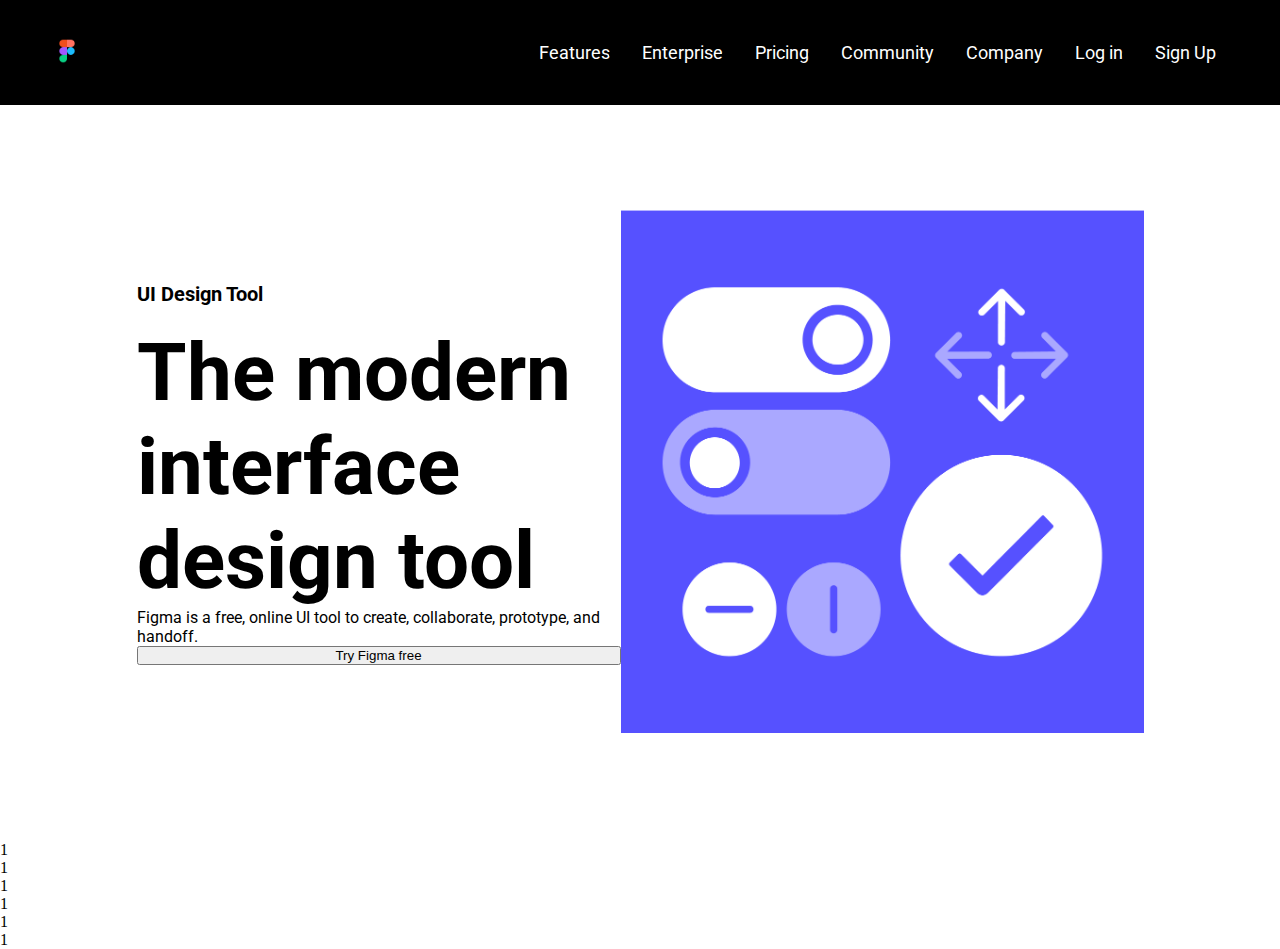
<file: Figma/index.html>
<!DOCTYPE html>
<html lang="en">
  <head>
    <meta charset="UTF-8" />
    <meta http-equiv="X-UA-Compatible" content="IE=edge" />
    <meta name="viewport" content="width=device-width, initial-scale=1.0" />
    <title>Document</title>
    <link rel="stylesheet" href="style.css" />
    <link rel="preconnect" href="https://fonts.gstatic.com" />
    <link
      href="https://fonts.googleapis.com/css2?family=Roboto:ital,wght@0,400;1,300;1,400&display=swap"
      rel="stylesheet"
    />
  </head>
  <body>
    <div class="container">
      <div class="header">
        <div class="logo">
          <a href="#"><img src="image/logo-figma.png" alt="logo" /></a>
        </div>
        <div class="menu">
          <ul>
            <li><a href="#">Features</a></li>
            <li><a href="#">Enterprise</a></li>
            <li><a href="">Pricing</a></li>
            <li><a href="">Community</a></li>
            <li><a href="">Company</a></li>
            <li><a href="">Log in</a></li>
            <li><a href="">Sign Up</a></li>
          </ul>
        </div>
      </div>

      <section class="content1">
        <div class="wrap">
          <div class="text">
            <h3>UI Design Tool</h3>

            <h1>The modern interface design tool</h1>

            <p>
              Figma is a free, online UI tool to create, collaborate, prototype,
              and handoff.
            </p>

            <button class="button">Try Figma free</button>
          </div>
          <div class="img-content1">
            <img
              src="image/b1143d91b814b4814f8f0388124c11a0a9806645-1108x1109.png"
              alt=""
            />
          </div>
        </div>
      </section>
      <section class="a">1</section>
      <section class="a">1</section>
      <section class="a">1</section>
      <section class="a">1</section>
      <section class="a">1</section>

      <footer class="footer">1</footer>
    </div>
  </body>
</html>
</file>
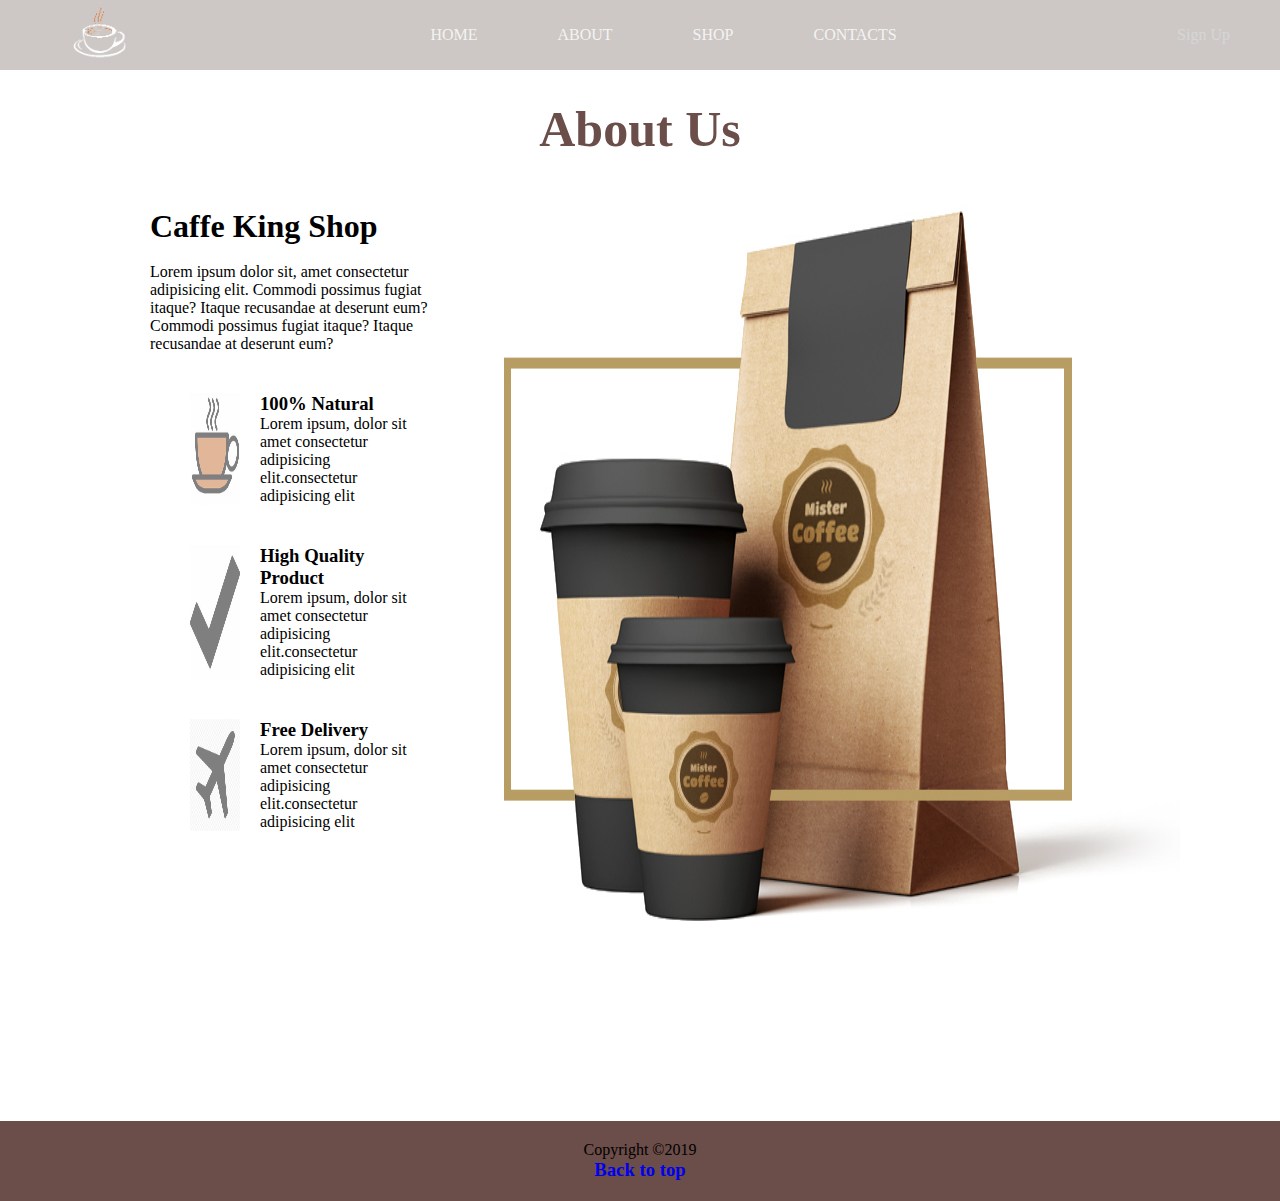
<file: Buoi2/about.html>
<!DOCTYPE html>
<html lang="en">
  <head>
    <meta charset="UTF-8" />
    <meta name="viewport" content="width=device-width, initial-scale=1.0" />
    <meta http-equiv="X-UA-Compatible" content="ie=edge" />
    <title>Coffee Junkie</title>
    <link rel="preconnect" href="https://fonts.gstatic.com" />
    <link
      href="https://fonts.googleapis.com/css2?family=Shadows+Into+Light&display=swap"
      rel="stylesheet"
    />
    <link
      rel="stylesheet"
      href="https://cdnjs.cloudflare.com/ajax/libs/font-awesome/4.7.0/css/font-awesome.min.css"
    />
    <link rel="stylesheet" href="./css/style.css" />
  </head>
  <body>
    <!-- ******************************************************************************* -->
    <!--navigation-------------------->
    <nav class="navigation">
      <!--logo------------>
      <!-- Logo -->
      <a href="index.html">
        <img class="logo" src="./images/coffeelogo1.png" id="logo" alt="logo" />
      </a>
      <!--menu-btn------->
      <input type="checkbox" class="menu-btn" id="menu-btn" />
      <label for="menu-btn" class="menu-icon">
        <span class="nav-icon"></span>
      </label>
      <!--menu------------->
      <ul class="menu">
        <li><a href="index.html">HOME</a></li>
        <li><a href="about.html">ABOUT</a></li>
        <li><a href="shop.html">SHOP</a></li>
        <li><a href="contact.html">CONTACTS</a></li>
      </ul>
      <!--sign-up-btn----->
      <a href="#" class="sign-up-btn">
        Sign Up
        <!--icon-->
      </a>
      <!--nav-2------------------>
      <nav class="nav-2">
        <!--menu------->
        <ul class="menu-2">
          <li><a href="index.html">Home</a></li>
          <li><a href="about.html">About</a></li>
          <li><a href="shop.html">Numbers</a></li>
          <li><a href="contact.html">Contact</a></li>
        </ul>
        <!--sign-up-btn-2--->

        <a href="#" class="sign-up-btn-2">
          Sign Up
          <!--icon-->
          <i class="fas fa-chevron-right"></i>
        </a>
      </nav>
    </nav>

    <!-- ******************************************************************************* -->
    <main class="main">
      <h1>About Us</h1>
      <div class="about" id="about">
        <div class="text">
          <h1>Caffe King Shop</h1>
          <br />
          <p>
            Lorem ipsum dolor sit, amet consectetur adipisicing elit. Commodi
            possimus fugiat itaque? Itaque recusandae at deserunt eum? Commodi
            possimus fugiat itaque? Itaque recusandae at deserunt eum?
          </p>
          <div class="text1">
            <img src="images/coc.jpg" alt="coc" />
            <div>
              <h3>100% Natural</h3>
              <p>
                Lorem ipsum, dolor sit amet consectetur adipisicing
                elit.consectetur adipisicing elit
              </p>
            </div>
          </div>
          <div class="text1">
            <img src="images/th (1).jpg" alt="coc" />
            <div>
              <h3>High Quality Product</h3>
              <p>
                Lorem ipsum, dolor sit amet consectetur adipisicing
                elit.consectetur adipisicing elit
              </p>
            </div>
          </div>
          <div class="text1">
            <img src="images/th.jpg" alt="coc" />
            <div>
              <h3>Free Delivery</h3>
              <p>
                Lorem ipsum, dolor sit amet consectetur adipisicing
                elit.consectetur adipisicing elit
              </p>
            </div>
          </div>
        </div>
        <img src="./images/about-img.jpg" alt="house blend" />
      </div>
    </main>

    <footer class="footer">
      <p>Copyright &copy;2019</p>
      <h3><a href="#logo">Back to top</a></h3>
    </footer>
  </body>
</html>
</file>
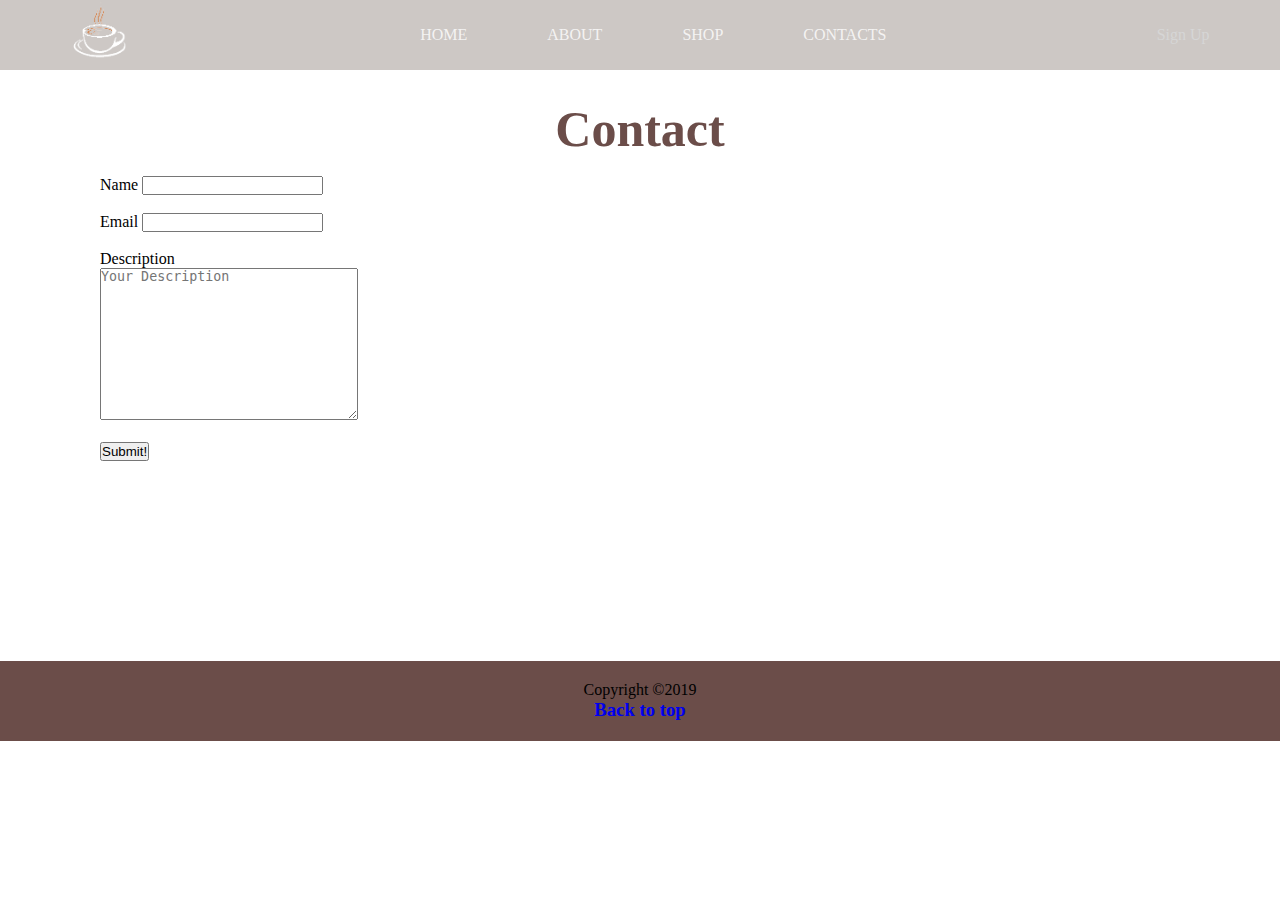
<file: Buoi2/contact.html>
<!DOCTYPE html>
<html lang="en">
  <head>
    <meta charset="UTF-8" />
    <meta name="viewport" content="width=device-width, initial-scale=1.0" />
    <meta http-equiv="X-UA-Compatible" content="ie=edge" />
    <title>Coffee Junkie</title>
    <link rel="preconnect" href="https://fonts.gstatic.com" />
    <link
      href="https://fonts.googleapis.com/css2?family=Shadows+Into+Light&display=swap"
      rel="stylesheet"
    />
    <link
      rel="stylesheet"
      href="https://cdnjs.cloudflare.com/ajax/libs/font-awesome/4.7.0/css/font-awesome.min.css"
    />
    <link rel="stylesheet" href="./css/style.css" />
  </head>
  <body>
    <!-- ******************************************************************************* -->
    <!--navigation-------------------->
    <nav class="navigation">
      <!--logo------------>
      <!-- Logo -->
      <a href="index.html">
        <img class="logo" src="./images/coffeelogo1.png" id="logo" alt="logo" />
      </a>
      <!--menu-btn------->
      <input type="checkbox" class="menu-btn" id="menu-btn" />
      <label for="menu-btn" class="menu-icon">
        <span class="nav-icon"></span>
      </label>
      <!--menu------------->
      <ul class="menu">
        <li><a href="index.html">HOME</a></li>
        <li><a href="about.html">ABOUT</a></li>
        <li><a href="shop.html">SHOP</a></li>
        <li><a href="contact.html">CONTACTS</a></li>
      </ul>
      <!--sign-up-btn----->
      <a href="#" class="sign-up-btn">
        Sign Up
        <!--icon-->
        <i class="fas fa-chevron-right"></i>
      </a>
      <!--nav-2------------------>
      <nav class="nav-2">
        <!--menu------->
        <ul class="menu-2">
          <li><a href="index.html">Home</a></li>
          <li><a href="about.html">About</a></li>
          <li><a href="shop.html">Numbers</a></li>
          <li><a href="contact.html">Contact</a></li>
        </ul>
        <!--sign-up-btn-2--->

        <a href="#" class="sign-up-btn-2">
          Sign Up
          <!--icon-->
          <i class="fas fa-chevron-right"></i>
        </a>
      </nav>
    </nav>

    <!-- ******************************************************************************* -->
    <main class="main">
      <h1>Contact</h1>
      <br />
      <form action="">
        <!-- Name -->
        <label for="name">Name</label>
        <input type="text" name="name" id="name" />
        <br />
        <br />
        <!-- Email -->
        <label for="email">Email</label>
        <input type="email" name="email" id="email" />
        <br />
        <br />
        <!-- Description -->
        <p>Description</p>
        <textarea
          name="description"
          id=""
          cols="30"
          rows="10"
          placeholder="Your Description"
        ></textarea>
        <br />
        <br />
        <!-- Submit button -->
        <button type="submit">Submit!</button>
      </form>
    </main>

    <footer class="footer">
      <p>Copyright &copy;2019</p>
      <h3><a href="#logo">Back to top</a></h3>
    </footer>
  </body>
</html>
</file>
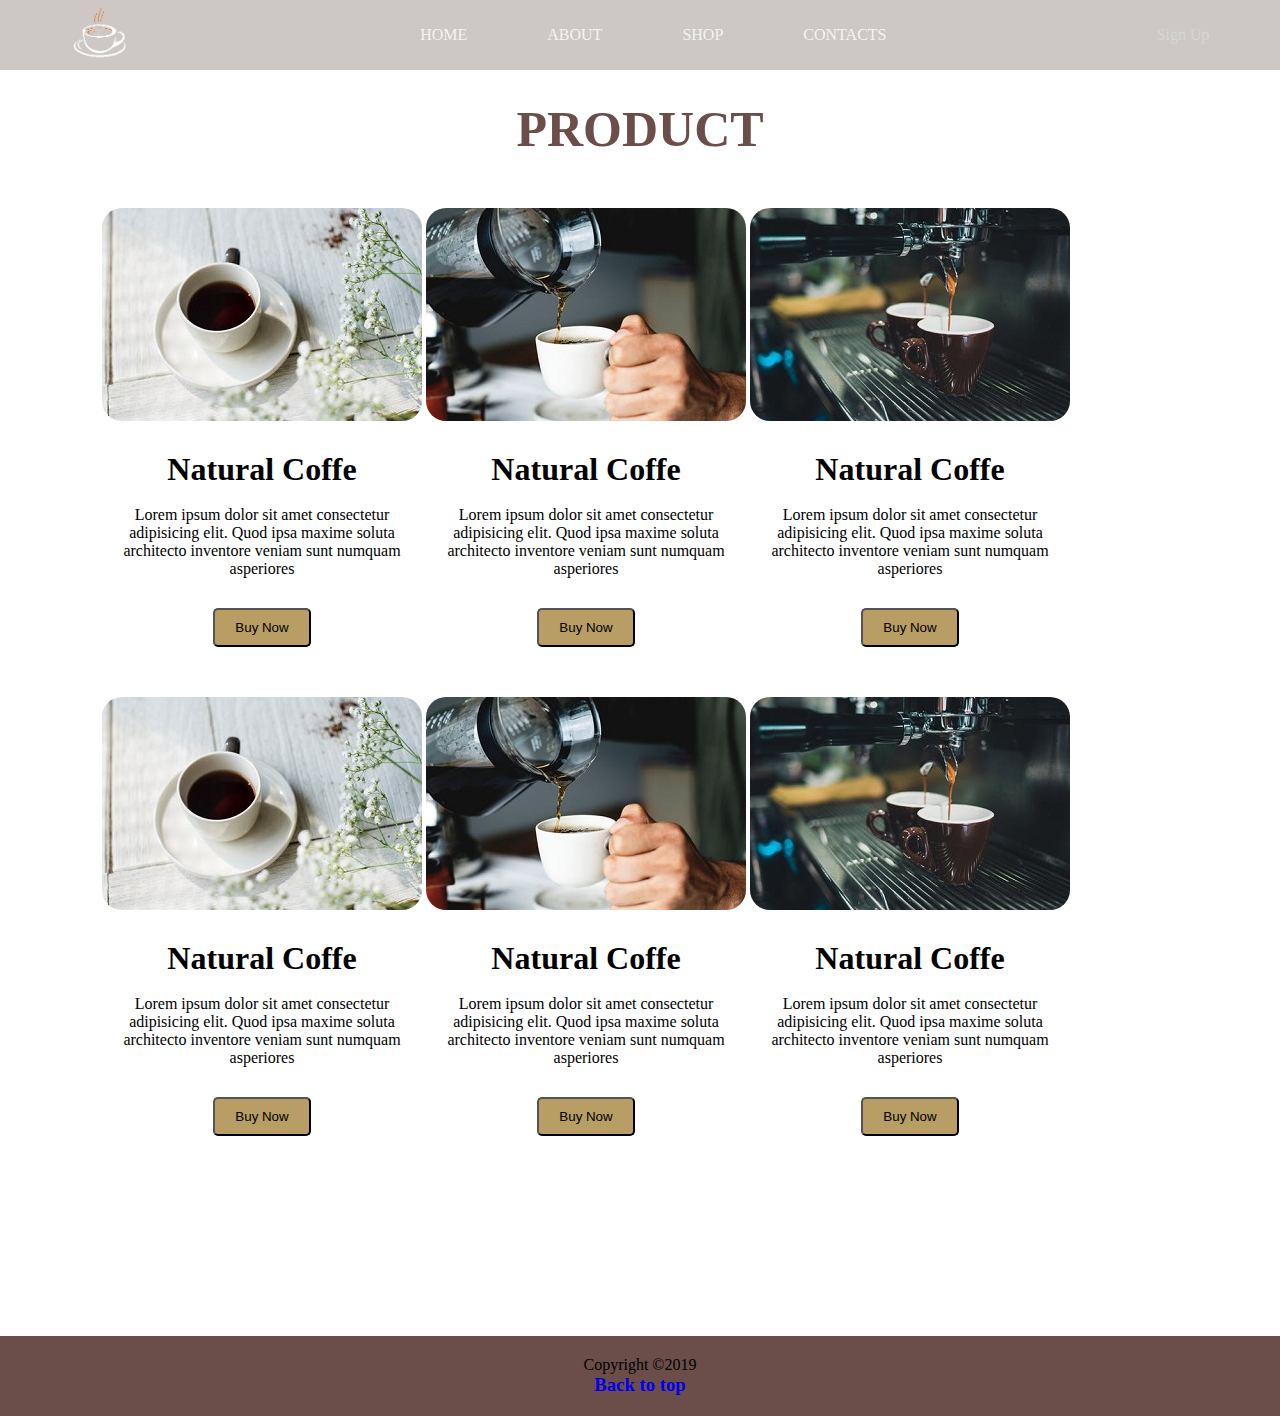
<file: Buoi2/shop.html>
<!DOCTYPE html>
<html lang="en">
  <head>
    <meta charset="UTF-8" />
    <meta name="viewport" content="width=device-width, initial-scale=1.0" />
    <meta http-equiv="X-UA-Compatible" content="ie=edge" />
    <title>Coffee Junkie</title>
    <link rel="preconnect" href="https://fonts.gstatic.com" />
    <link
      href="https://fonts.googleapis.com/css2?family=Shadows+Into+Light&display=swap"
      rel="stylesheet"
    />
    <link
      rel="stylesheet"
      href="https://cdnjs.cloudflare.com/ajax/libs/font-awesome/4.7.0/css/font-awesome.min.css"
    />
    <link rel="stylesheet" href="./css/style.css" />
  </head>
  <body>
    <!-- ******************************************************************************* -->
    <!--navigation-------------------->
    <nav class="navigation">
      <!--logo------------>
      <!-- Logo -->
      <a href="index.html">
        <img class="logo" src="./images/coffeelogo1.png" id="logo" alt="logo" />
      </a>
      <!--menu-btn------->
      <input type="checkbox" class="menu-btn" id="menu-btn" />
      <label for="menu-btn" class="menu-icon">
        <span class="nav-icon"></span>
      </label>
      <!--menu------------->
      <ul class="menu">
        <li><a href="index.html">HOME</a></li>
        <li><a href="about.html">ABOUT</a></li>
        <li><a href="shop.html">SHOP</a></li>
        <li><a href="contact.html">CONTACTS</a></li>
      </ul>
      <!--sign-up-btn----->
      <a href="#" class="sign-up-btn">
        Sign Up
        <!--icon-->
        <i class="fas fa-chevron-right"></i>
      </a>
      <!--nav-2------------------>
      <nav class="nav-2">
        <!--menu------->
        <ul class="menu-2">
          <li><a href="index.html">Home</a></li>
          <li><a href="about.html">About</a></li>
          <li><a href="shop.html">Numbers</a></li>
          <li><a href="contact.html">Contact</a></li>
        </ul>
        <!--sign-up-btn-2--->

        <a href="#" class="sign-up-btn-2">
          Sign Up
          <!--icon-->
          <i class="fas fa-chevron-right"></i>
        </a>
      </nav>
    </nav>

    <!-- ******************************************************************************* -->
    <main class="main">
      <!-- product -->
      <h1>PRODUCT</h1>
      <div class="products">
        <div class="product">
          <img src="images/columbianroast.jpeg" alt="anh1" />
          <h1>Natural Coffe</h1>
          <br />
          <p>
            Lorem ipsum dolor sit amet consectetur adipisicing elit. Quod ipsa
            maxime soluta architecto inventore veniam sunt numquam asperiores
          </p>
          <button class="buy">Buy Now</button>
        </div>
        <div class="product">
          <img src="images/frenchroast.jpeg" alt="anh1" />
          <h1>Natural Coffe</h1>
          <br />
          <p>
            Lorem ipsum dolor sit amet consectetur adipisicing elit. Quod ipsa
            maxime soluta architecto inventore veniam sunt numquam asperiores
          </p>
          <button class="buy">Buy Now</button>
        </div>
        <div class="product">
          <img src="images/houseblend.jpeg" alt="anh1" />
          <h1>Natural Coffe</h1>
          <br />
          <p>
            Lorem ipsum dolor sit amet consectetur adipisicing elit. Quod ipsa
            maxime soluta architecto inventore veniam sunt numquam asperiores
          </p>
          <button class="buy">Buy Now</button>
        </div>
      </div>
      <div class="products">
        <div class="product">
          <img src="images/columbianroast.jpeg" alt="anh1" />
          <h1>Natural Coffe</h1>
          <br />
          <p>
            Lorem ipsum dolor sit amet consectetur adipisicing elit. Quod ipsa
            maxime soluta architecto inventore veniam sunt numquam asperiores
          </p>
          <button class="buy">Buy Now</button>
        </div>
        <div class="product">
          <img src="images/frenchroast.jpeg" alt="anh1" />
          <h1>Natural Coffe</h1>
          <br />
          <p>
            Lorem ipsum dolor sit amet consectetur adipisicing elit. Quod ipsa
            maxime soluta architecto inventore veniam sunt numquam asperiores
          </p>
          <button class="buy">Buy Now</button>
        </div>
        <div class="product">
          <img src="images/houseblend.jpeg" alt="anh1" />
          <h1>Natural Coffe</h1>
          <br />
          <p>
            Lorem ipsum dolor sit amet consectetur adipisicing elit. Quod ipsa
            maxime soluta architecto inventore veniam sunt numquam asperiores
          </p>
          <button class="buy">Buy Now</button>
        </div>
      </div>
    </main>

    <footer class="footer">
      <p>Copyright &copy;2019</p>
      <h3><a href="#logo">Back to top</a></h3>
    </footer>
  </body>
</html>
</file>
<file: Figma/style.css>
* {
    padding   : 0;
    margin    : 0;
    box-sizing: border-box;
}

:root {
    --font-family: Roboto, sans-serif;
    --color-white: rgb(255, 255, 255);
    --color-black: #000;
}

.header {
    display         : flex;
    height          : 105px;
    background-color: black;
    justify-content : space-between;
    align-items     : center;
    padding         : 24px 48px;
}

.logo img {
    width: 38px;

}

a {
    text-decoration: none;
}

.menu {
    display        : flex;
    justify-content: flex-end;
    align-items    : center;
    width          : 817px;
    min-height     : 42px;
    font-size      : 18px;
}

.menu>ul {
    display: flex;
}

.menu>ul>li>a {
    padding    : 8px 16px;
    font-family: var(--font-family);
    color      : var(--color-white);
}

.menu>ul>li>a:hover {
    border: 1px solid var(--color-white);

}

.content1 {
    margin : 104.5px;
    padding: 0px 32px;
}

.wrap {
    display        : flex;
    justify-content: space-between;
}

.text {
    display       : flex;
    flex-direction: column;
    align-self    : center;
    font-family   : var(--font-family);
}

.text>h3 {
    font-size    : 20px;
    margin-bottom: 20px;
}

.text h1 {
    font-size    : 80px;
    margin-bottom: 32;
    line-height  : var(--font-family);
}

.img-content1 img {
    width: 523px;
}
</file>
<file: Buoi2/css/style.css>
* {
    padding: 0;
    margin : 0;

}

:root {
    --color-white: rgb(214, 214, 214);
    --color-black: rgb(102, 101, 101);
    --color-cafe : #6B4D49;
}

/* css - background  */
.herder {
    background: rgba(90, 72, 63, 0.5);
    height    : 100vh;

}

.video-background {
    position  : absolute;
    right     : 0;
    bottom    : 0;
    min-width : 100%;
    min-height: 100%;
    width     : auto;
    height    : auto;
    z-index   : -1;
}

@media (min-aspect-ratio:16/9) {
    .video-background {
        width : 100%;
        height: auto;
    }
}

@media (max-aspect-ratio:16/9) {
    .video-background {
        width : auto;
        height: 100%;
    }
}

.logo:hover {
    transform: scale(1.2);
}

.sologan {

    text-align      : center;
    /* margin       : 100px 0px 0px 0px; */
    /* opacity      : .7; */
    position        : relative;
    top             : 30vh;
    color           : var(--color-white);
}

.title {
    font-size  : 60px;
    font-family: 'Shadows Into Light', cursive;
    font-weight: 600;
}

.icon-cafe {
    display        : flex;
    flex-direction : row;
    align-items    : center;
    color          : white;
    justify-content: center;
    margin         : 10px;
}

.icon-cafe img {
    width : 100px;
    height: auto;

}

.button {
    background   : none;
    padding      : 10px 20px;
    margin       : 30px;
    color        : var(--color-white);
    border       : 1px solid var(--color-white);
    border-radius: 10px;
}

.button:hover {
    color : var(--color-black);
    border: 1px solid var(--color-black);
}




ul {
    list-style: none;
}

a {
    text-decoration: none;
}

* {
    box-sizing: border-box;
}

.navigation {
    display        : flex;
    justify-content: space-between;
    align-items    : center;
    padding        : 0 50px;
    background     : rgba(90, 72, 63, 0.3);
    position       : absolute;
    top            : 0;
    left           : 0;
    width          : 100%;
    height         : 70px;
}


/* css logo  */

.logo {
    width : 100px;
    height: 100px;
}



.menu {
    display        : flex;
    justify-content: center;
    align-items    : center;
    margin         : 0px;
}

.menu li {
    padding: 0 40px;
}

.menu li a {
    color: #ffffffcc;
}

.sign-up-btn,
.sign-up-btn-2 {
    color: var(--color-white);
}

.sign-up-btn i,
.sign-up-btn-2 i {
    margin-left: 4px;
}

.menu li a:hover,
.menu-2 li a:hover {
    color     : var(--color-black);
    transition: all ease 0.5s;
}

.sign-up-btn:hover,
.sign-up-btn-2:hover {
    color     : var(--color-black);
    transition: all ease 0.5s;
}

::selection {
    color           : #121212;
    background-color: #17ffa6;
}

.nav-2,
.menu-icon,
.menu-btn {
    display: none;
}

@media(max-width:1000px) {
    .navigation {
        padding: 30px;
    }

    .navigation .menu,
    .navigation .sign-up-btn {
        display: none;
    }

    .menu-icon {
        display: block;
    }

    nav .menu-icon {
        cursor     : pointer;
        float      : right;
        padding    : 5px;
        position   : relative;
        user-select: none;
        z-index    : 2;
    }

    nav .menu-icon .nav-icon {
        background-color: #ffffffcc;
        display         : block;
        height          : 2px;
        position        : relative;
        transition      : background 0.2s ease-out;
        width           : 25px;
    }

    nav .menu-icon .nav-icon:before,
    nav .menu-icon .nav-icon:after {
        background-color: #ffffffcc;
        content         : '';
        display         : block;
        height          : 100%;
        position        : absolute;
        transition      : all ease-out 0.2s;
        width           : 100%;
    }

    nav .menu-icon .nav-icon:before {
        top: 5px;
    }

    nav .menu-icon .nav-icon:after {
        top: -5px;
    }

    nav .menu-icon .nav-icon,
    nav .menu-icon:checked~.menu-icon .nav-icon {
        background-color: transparent;
    }

    nav .menu-btn:checked~.menu-icon .nav-icon:before {
        transform: rotate(-45deg);
        top      : 0px;
    }

    nav .menu-btn:checked~.menu-icon .nav-icon:after {
        transform: rotate(45deg);
        top      : 0px;
    }

    nav .menu-btn {
        display: none;
    }

    .nav-2 {
        display         : block;
        position        : fixed;
        left            : 0px;
        top             : 0px;
        width           : 100%;
        height          : 100%;
        background-color: #000000;
        flex-direction  : column;
        justify-content : center;
        padding-left    : 40px;
        z-index         : 1;
        display         : none;
        animation       : fade 0.3s;

    }

    .menu-2 {
        margin : 0px;
        padding: 0px;
    }

    .menu-2 li a {
        color    : #ffffff;
        margin   : 0px;
        padding  : 20px 0px;
        font-size: 45px;
    }

    .sign-up-btn-2 {
        font-size: 24px;
    }

    .sign-up-btn-2 i {
        font-size: 14px;
    }

    nav .menu-btn:checked~.nav-2 {
        display: flex;
    }

}

@keyframes fade {
    0% {
        opacity: 0;
    }

    100% {
        opacity: 1;
    }
}

/* --------------------Main -------------------------*/
.main {
    margin: 30px 100px;

}

.main>h1 {
    text-align: center;
    font-size : 50px;
    color     : var(--color-cafe);
    margin-top: 100px;
}

.about {
    display        : flex;
    justify-content: space-between;
}

.text {
    padding: 50px;
}

.text1 {
    display: flex;
    margin : 40px;
}

.text1 img {
    width       : 50px;
    height      : auto;
    opacity     : .5;
    margin-right: 20px;
}





/* --------------------footer -------------------------*/

.footer {
    background: var(--color-cafe);
    padding   : 20px;
    text-align: center;
    margin-top: 200px;
}

.product {
    width         : 30%;
    display       : flex;
    flex-direction: column;
    align-items   : center;
    margin-top    : 50px;
}

.products {
    display: flex;

}

.product img {
    border-radius: 20px;
    margin-bottom: 30px;
}

.product>p {
    text-align: center;
}

.buy {
    padding         : 10px 20px;
    border-radius   : 5px;
    background-color: rgb(184, 157, 100);
    margin-top      : 30px;
}

.buy:hover {
    background-color: rgb(216, 207, 181);

}
</file>
